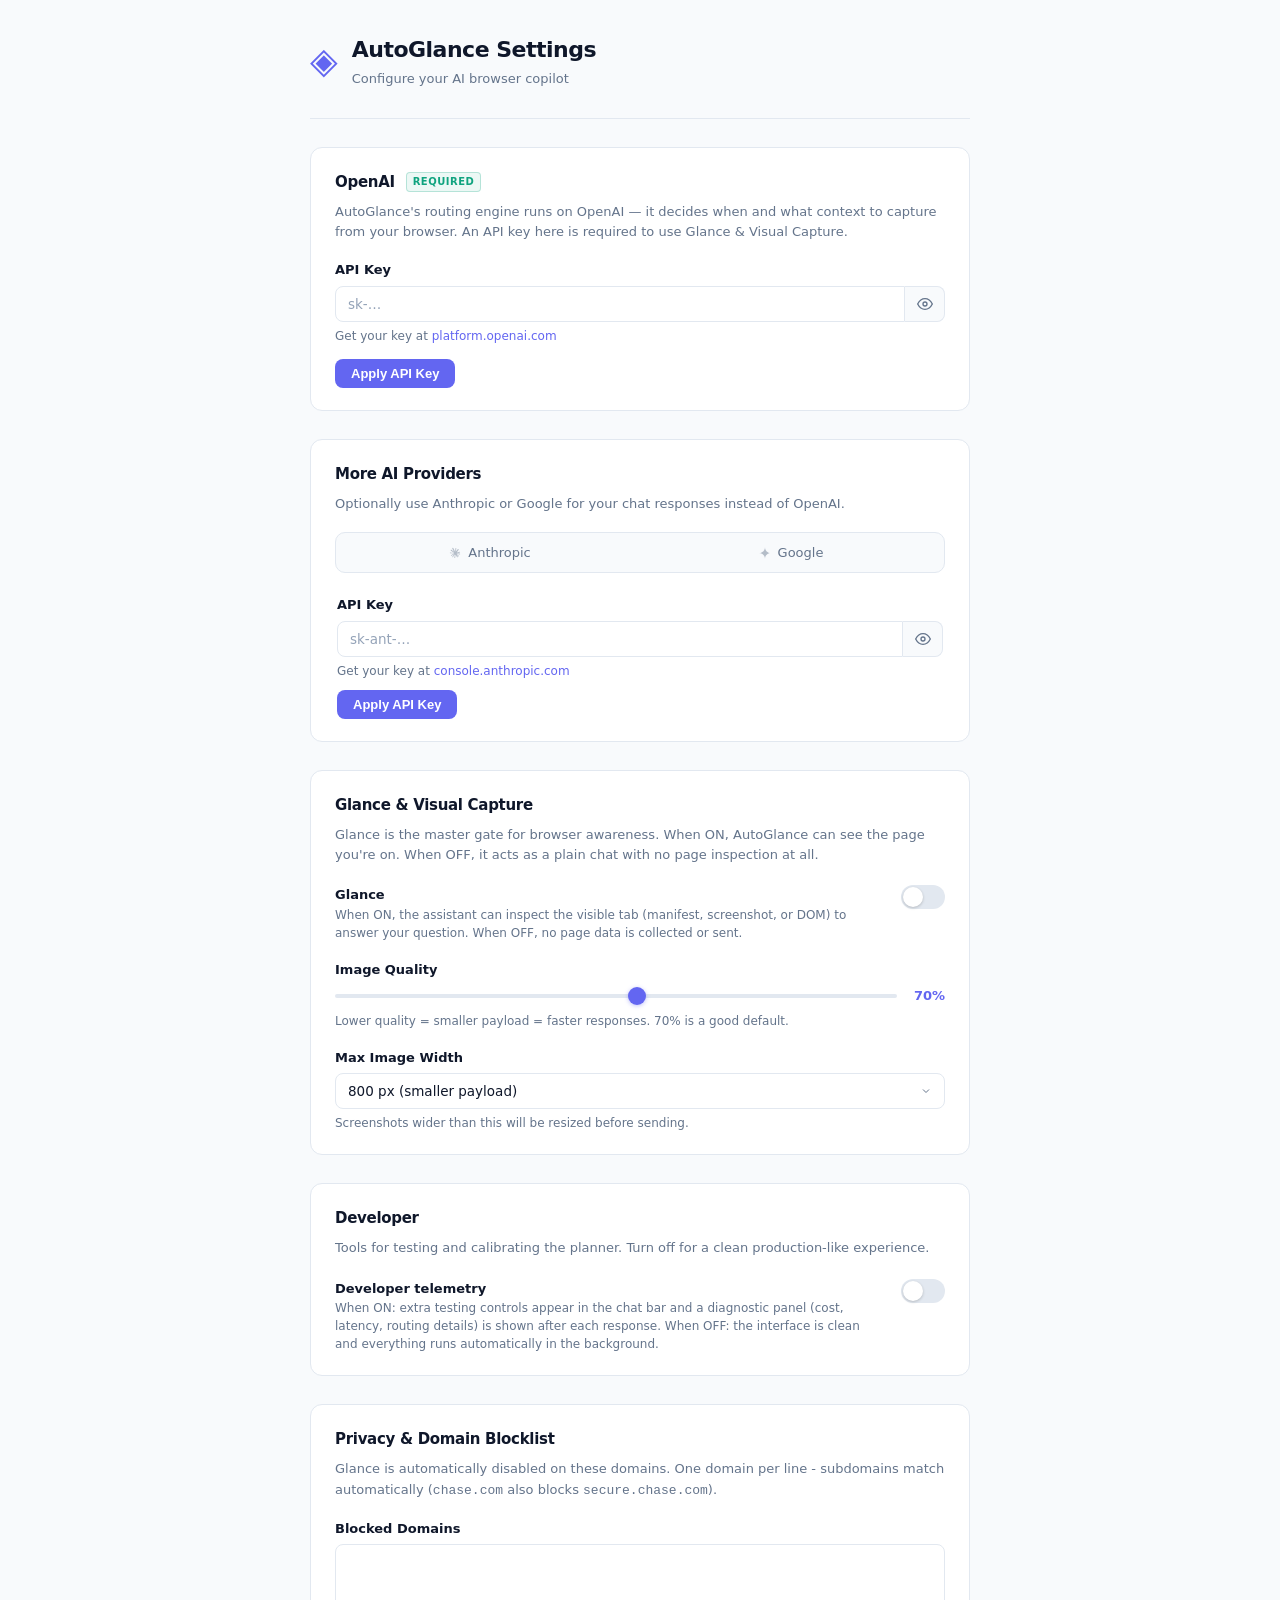
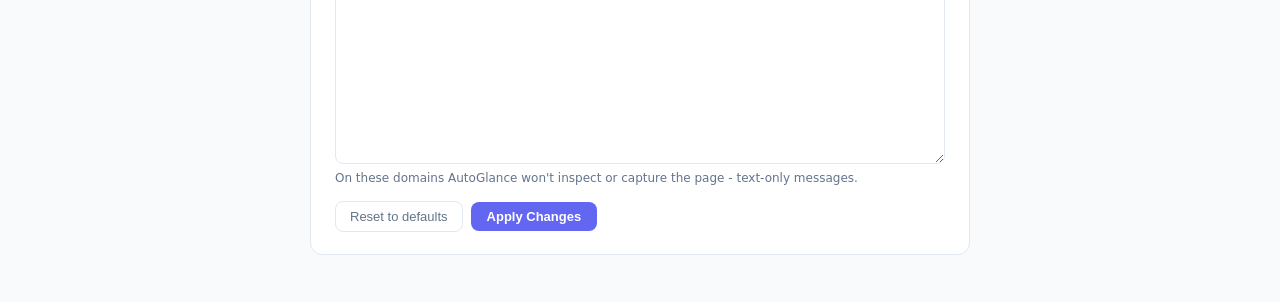
<file: extension/options/options.html>
<!DOCTYPE html>
<html lang="en">
<head>
  <meta charset="UTF-8" />
  <meta name="viewport" content="width=device-width, initial-scale=1.0" />
  <title>AutoGlance Settings</title>
  <link rel="stylesheet" href="options.css" />
</head>
<body>
  <div class="page">
    <header class="page-header">
      <span class="logo-icon">◈</span>
      <div>
        <h1>AutoGlance Settings</h1>
        <p class="subtitle">Configure your AI browser copilot</p>
      </div>
    </header>

    <main class="sections">

      <!-- ── OpenAI (Required) ──────────────────────────────────────────────── -->
      <section class="section">
        <h2 class="section-title">OpenAI <span class="required-badge">Required</span></h2>
        <p class="section-desc">AutoGlance's routing engine runs on OpenAI — it decides when and what context to capture from your browser. An API key here is required to use Glance &amp; Visual Capture.</p>

        <div class="field">
          <label class="label" for="openai-key">API Key</label>
          <div class="input-group">
            <input type="password" id="openai-key" class="input" placeholder="sk-…" autocomplete="off" spellcheck="false" />
            <button type="button" class="input-action-btn toggle-key" data-target="openai-key" title="Show/hide key">
              <svg viewBox="0 0 24 24" fill="none" stroke="currentColor" stroke-width="2" width="16" height="16"><path d="M1 12s4-8 11-8 11 8 11 8-4 8-11 8-11-8-11-8z"/><circle cx="12" cy="12" r="3"/></svg>
            </button>
          </div>
          <p class="field-hint">Get your key at <a href="https://platform.openai.com/api-keys" target="_blank">platform.openai.com</a></p>
        </div>
        <div class="section-actions">
          <button id="apply-openai-key" class="apply-btn">Apply API Key</button>
          <span id="openai-key-status" class="inline-status hidden"></span>
        </div>
      </section>

      <!-- ── More AI Providers ──────────────────────────────────────────────── -->
      <section class="section">
        <h2 class="section-title">More AI Providers</h2>
        <p class="section-desc">Optionally use Anthropic or Google for your chat responses instead of OpenAI.</p>

        <!-- Segmented slider -->
        <div class="provider-slider" role="radiogroup" aria-label="Select provider">
          <div class="slider-pill" id="slider-pill"></div>
          <button class="slider-option" data-provider="anthropic" role="radio" aria-checked="false">
            <svg class="option-icon" viewBox="0 0 512 512" fill="currentColor" aria-hidden="true">
              <path d="M142.27 316.619l73.655-41.326 1.238-3.589-1.238-1.996-3.589-.001-12.31-.759-42.084-1.138-36.498-1.516-35.361-1.896-8.897-1.895-8.34-10.995.859-5.484 7.482-5.03 10.717.935 23.683 1.617 35.537 2.452 25.782 1.517 38.193 3.968h6.064l.86-2.451-2.073-1.517-1.618-1.517-36.776-24.922-39.81-26.338-20.852-15.166-11.273-7.683-5.687-7.204-2.451-15.721 10.237-11.273 13.75.935 3.513.936 13.928 10.716 29.749 23.027 38.848 28.612 5.687 4.727 2.275-1.617.278-1.138-2.553-4.271-21.13-38.193-22.546-38.848-10.035-16.101-2.654-9.655c-.935-3.968-1.617-7.304-1.617-11.374l11.652-15.823 6.445-2.073 15.545 2.073 6.547 5.687 9.655 22.092 15.646 34.78 24.265 47.291 7.103 14.028 3.791 12.992 1.416 3.968 2.449-.001v-2.275l1.997-26.641 3.69-32.707 3.589-42.084 1.239-11.854 5.863-14.206 11.652-7.683 9.099 4.348 7.482 10.716-1.036 6.926-4.449 28.915-8.72 45.294-5.687 30.331h3.313l3.792-3.791 15.342-20.372 25.782-32.227 11.374-12.789 13.27-14.129 8.517-6.724 16.1-.001 11.854 17.617-5.307 18.199-16.581 21.029-13.75 17.819-19.716 26.54-12.309 21.231 1.138 1.694 2.932-.278 44.536-9.479 24.062-4.347 28.714-4.928 12.992 6.066 1.416 6.167-5.106 12.613-30.71 7.583-36.018 7.204-53.636 12.689-.657.48.758.935 24.164 2.275 10.337.556h25.301l47.114 3.514 12.309 8.139 7.381 9.959-1.238 7.583-18.957 9.655-25.579-6.066-59.702-14.205-20.474-5.106-2.83-.001v1.694l17.061 16.682 31.266 28.233 39.152 36.397 1.997 8.999-5.03 7.102-5.307-.758-34.401-25.883-13.27-11.651-30.053-25.302-1.996-.001v2.654l6.926 10.136 36.574 54.975 1.895 16.859-2.653 5.485-9.479 3.311-10.414-1.895-21.408-30.054-22.092-33.844-17.819-30.331-2.173 1.238-10.515 113.261-4.929 5.788-11.374 4.348-9.478-7.204-5.03-11.652 5.03-23.027 6.066-30.052 4.928-23.886 4.449-29.674 2.654-9.858-.177-.657-2.173.278-22.37 30.71-34.021 45.977-26.919 28.815-6.445 2.553-11.173-5.789 1.037-10.337 6.243-9.2 37.257-47.392 22.47-29.371 14.508-16.961-.101-2.451h-.859l-98.954 64.251-17.618 2.275-7.583-7.103.936-11.652 3.589-3.791 29.749-20.474z"/>
            </svg>
            Anthropic
          </button>
          <button class="slider-option" data-provider="gemini" role="radio" aria-checked="false">
            <svg class="option-icon" viewBox="0 0 24 24" fill="currentColor" aria-hidden="true">
              <path d="M12 2C12 7.52 7.52 12 2 12c5.52 0 10 4.48 10 10 0-5.52 4.48-10 10-10-5.52 0-10-4.48-10-10z"/>
            </svg>
            Google
          </button>
        </div>

        <div id="panel-anthropic" class="provider-panel">
          <div class="field">
            <label class="label" for="anthropic-key">API Key</label>
            <div class="input-group">
              <input type="password" id="anthropic-key" class="input" placeholder="sk-ant-…" autocomplete="off" spellcheck="false" />
              <button type="button" class="input-action-btn toggle-key" data-target="anthropic-key" title="Show/hide key">
                <svg viewBox="0 0 24 24" fill="none" stroke="currentColor" stroke-width="2" width="16" height="16"><path d="M1 12s4-8 11-8 11 8 11 8-4 8-11 8-11-8-11-8z"/><circle cx="12" cy="12" r="3"/></svg>
              </button>
            </div>
            <p class="field-hint">Get your key at <a href="https://console.anthropic.com/settings/keys" target="_blank">console.anthropic.com</a></p>
          </div>
          <div class="section-actions">
            <button id="apply-anthropic-key" class="apply-btn">Apply API Key</button>
            <span id="anthropic-key-status" class="inline-status hidden"></span>
          </div>
        </div>

        <div id="panel-gemini" class="provider-panel hidden">
          <div class="field">
            <label class="label" for="gemini-key">API Key</label>
            <div class="input-group">
              <input type="password" id="gemini-key" class="input" placeholder="AIza…" autocomplete="off" spellcheck="false" />
              <button type="button" class="input-action-btn toggle-key" data-target="gemini-key" title="Show/hide key">
                <svg viewBox="0 0 24 24" fill="none" stroke="currentColor" stroke-width="2" width="16" height="16"><path d="M1 12s4-8 11-8 11 8 11 8-4 8-11 8-11-8-11-8z"/><circle cx="12" cy="12" r="3"/></svg>
              </button>
            </div>
            <p class="field-hint">Get your key at <a href="https://aistudio.google.com/apikey" target="_blank">aistudio.google.com</a></p>
          </div>
          <div class="section-actions">
            <button id="apply-gemini-key" class="apply-btn">Apply API Key</button>
            <span id="gemini-key-status" class="inline-status hidden"></span>
          </div>
        </div>
      </section>

      <!-- ── Glance & Visual Capture ── -->
      <section class="section section--lockable" id="section-glance">
        <h2 class="section-title">Glance &amp; Visual Capture</h2>
        <p class="section-desc">Glance is the master gate for browser awareness. When ON, AutoGlance can see the page you're on. When OFF, it acts as a plain chat with no page inspection at all.</p>

        <div class="field">
          <label class="toggle-row">
            <div>
              <span class="label">Glance</span>
              <p class="field-hint">When ON, the assistant can inspect the visible tab (manifest, screenshot, or DOM) to answer your question. When OFF, no page data is collected or sent.</p>
            </div>
            <div class="toggle-wrapper">
              <input type="checkbox" id="glance-enabled" class="toggle-input" />
              <label for="glance-enabled" class="toggle-track"><span class="toggle-thumb"></span></label>
            </div>
          </label>
        </div>

        <div id="glance-settings-body" class="glance-settings-body">
          <div class="field">
            <label for="screenshot-quality" class="label">Image Quality</label>
            <div class="slider-row">
              <input type="range" id="screenshot-quality" class="slider" min="30" max="95" step="5" />
              <span id="quality-value" class="slider-value">70%</span>
            </div>
            <p class="field-hint">Lower quality = smaller payload = faster responses. 70% is a good default.</p>
          </div>

          <div class="field">
            <label for="max-width" class="label">Max Image Width</label>
            <select id="max-width" class="input select">
              <option value="800">800 px (smaller payload)</option>
              <option value="1280">1280 px (recommended)</option>
              <option value="1920">1920 px (full resolution)</option>
            </select>
            <p class="field-hint">Screenshots wider than this will be resized before sending.</p>
          </div>
        </div>

        <!-- Lock overlay — shown when no OpenAI key is present -->
        <div id="glance-lock-overlay" class="glance-lock-overlay hidden" aria-hidden="true">
          <div class="glance-lock-icon">🔑</div>
          <p class="glance-lock-message">An OpenAI API key is required to use Glance &amp; Visual Capture.<br>Enter one in the OpenAI section above.</p>
        </div>
      </section>

      <!-- ── Developer ── -->
      <section class="section section--lockable" id="section-developer">
        <h2 class="section-title">Developer</h2>
        <p class="section-desc">Tools for testing and calibrating the planner. Turn off for a clean production-like experience.</p>

        <div class="field">
          <label class="toggle-row">
            <div>
              <span class="label">Developer telemetry</span>
              <p class="field-hint">When ON: extra testing controls appear in the chat bar and a diagnostic panel (cost, latency, routing details) is shown after each response. When OFF: the interface is clean and everything runs automatically in the background.</p>
            </div>
            <div class="toggle-wrapper">
              <input type="checkbox" id="developer-telemetry" class="toggle-input" />
              <label for="developer-telemetry" class="toggle-track"><span class="toggle-thumb"></span></label>
            </div>
          </label>
        </div>

        <div id="developer-lock-overlay" class="glance-lock-overlay hidden" aria-hidden="true">
          <div class="glance-lock-icon">🔑</div>
          <p class="glance-lock-message">An OpenAI API key is required to access Developer tools.<br>Enter one in the OpenAI section above.</p>
        </div>
      </section>

      <!-- ── Privacy / Blocklist ── -->
      <section class="section">
        <h2 class="section-title">Privacy &amp; Domain Blocklist</h2>
        <p class="section-desc">Glance is automatically disabled on these domains. One domain per line - subdomains match automatically (<code>chase.com</code> also blocks <code>secure.chase.com</code>).</p>

        <div class="field">
          <label for="blocked-domains" class="label">Blocked Domains</label>
          <textarea id="blocked-domains" class="input textarea" rows="10" spellcheck="false"></textarea>
          <p class="field-hint">On these domains AutoGlance won't inspect or capture the page - text-only messages.</p>
        </div>

        <div class="domain-actions">
          <button id="reset-domains" class="secondary-btn">Reset to defaults</button>
          <button id="apply-domains" class="apply-btn">Apply Changes</button>
          <span id="domains-status" class="inline-status hidden"></span>
        </div>
      </section>

    </main>
  </div>

  <script type="module" src="options.js"></script>
</body>
</html>
</file>
<file: extension/options/options.css>
*, *::before, *::after { box-sizing: border-box; margin: 0; padding: 0; }

:root {
  --color-primary:      #6366f1;
  --color-primary-dark: #4f46e5;
  --color-primary-bg:   #eef2ff;
  --color-surface:      #ffffff;
  --color-bg:           #f8fafc;
  --color-border:       #e2e8f0;
  --color-text:         #0f172a;
  --color-text-muted:   #64748b;
  --color-text-faint:   #94a3b8;
  --color-danger:       #ef4444;
  --color-success:      #10b981;

  /* Provider accent colors */
  --color-anthropic: #E8784D;
  --color-openai:    #10a37f;
  --color-gemini:    #1a73e8;

  --font: -apple-system, BlinkMacSystemFont, 'Segoe UI', system-ui, sans-serif;
  --mono: 'Fira Code', Consolas, monospace;
}

body {
  font-family: var(--font);
  font-size: 14px;
  line-height: 1.6;
  color: var(--color-text);
  background: var(--color-bg);
  min-height: 100vh;
}

.page {
  max-width: 700px;
  margin: 0 auto;
  padding: 0 20px 48px;
}

/* ── Header ── */
.page-header {
  display: flex;
  align-items: center;
  gap: 14px;
  padding: 32px 0 28px;
  border-bottom: 1px solid var(--color-border);
  margin-bottom: 28px;
}

.logo-icon {
  font-size: 36px;
  color: var(--color-primary);
  flex-shrink: 0;
}

.page-header h1 {
  font-size: 22px;
  font-weight: 700;
  letter-spacing: -0.5px;
}

.subtitle {
  font-size: 13px;
  color: var(--color-text-muted);
  margin-top: 2px;
}

/* ── Sections ── */
.sections {
  display: flex;
  flex-direction: column;
  gap: 28px;
}

.section {
  background: var(--color-surface);
  border: 1px solid var(--color-border);
  border-radius: 12px;
  padding: 22px 24px;
  display: flex;
  flex-direction: column;
  gap: 18px;
}

.section-title {
  font-size: 15px;
  font-weight: 700;
  color: var(--color-text);
  letter-spacing: -0.3px;
}

.section-desc {
  font-size: 13px;
  color: var(--color-text-muted);
  line-height: 1.55;
  margin-top: -10px;
}

/* ── Provider Segmented Slider ── */
.provider-slider {
  position: relative;
  display: flex;
  background: var(--color-bg);
  border: 1.5px solid var(--color-border);
  border-radius: 10px;
  padding: 4px;
  gap: 2px;
}

/* Animated sliding pill that sits behind the active option */
.slider-pill {
  position: absolute;
  top: 4px;
  bottom: 4px;
  border-radius: 7px;
  background: var(--color-surface);
  box-shadow: 0 1px 4px rgba(0,0,0,.10);
  transition: left 0.22s cubic-bezier(.4,0,.2,1), width 0.22s cubic-bezier(.4,0,.2,1);
  pointer-events: none;
  z-index: 0;
}

.slider-option {
  position: relative;
  z-index: 1;
  flex: 1;
  display: flex;
  align-items: center;
  justify-content: center;
  gap: 6px;
  padding: 8px 10px;
  font-family: var(--font);
  font-size: 13px;
  font-weight: 500;
  color: var(--color-text-muted);
  background: transparent;
  border: none;
  border-radius: 7px;
  cursor: pointer;
  transition: color 0.15s;
  white-space: nowrap;
}

.slider-option:hover { color: var(--color-text); }

.slider-option.active {
  font-weight: 600;
  color: var(--color-text);
}

.slider-option[data-provider="anthropic"].active { color: var(--color-anthropic); }
.slider-option[data-provider="openai"].active    { color: var(--color-openai); }
.slider-option[data-provider="gemini"].active    { color: var(--color-gemini); }

/* Provider logo icon */
.option-icon {
  width: 14px;
  height: 14px;
  flex-shrink: 0;
  opacity: 0.45;
  transition: opacity 0.15s;
}

.slider-option.active .option-icon { opacity: 1; }

/* Provider setting panels */
.provider-panel {
  display: flex;
  flex-direction: column;
  gap: 14px;
  padding: 4px 2px 0;
}

.provider-panel.hidden { display: none; }

/* ── Fields ── */
.field {
  display: flex;
  flex-direction: column;
  gap: 5px;
}

.label {
  font-size: 13px;
  font-weight: 600;
  color: var(--color-text);
}

.required { color: var(--color-danger); }

.field-hint {
  font-size: 12px;
  color: var(--color-text-muted);
  line-height: 1.5;
}

.field-hint a {
  color: var(--color-primary);
  text-decoration: none;
}

.field-hint a:hover { text-decoration: underline; }

.field-hint code {
  font-family: var(--mono);
  font-size: 11.5px;
  background: var(--color-bg);
  padding: 1px 5px;
  border-radius: 4px;
  border: 1px solid var(--color-border);
}

/* ── Inputs ── */
.input {
  width: 100%;
  padding: 9px 12px;
  font-family: var(--font);
  font-size: 13.5px;
  color: var(--color-text);
  background: var(--color-surface);
  border: 1.5px solid var(--color-border);
  border-radius: 8px;
  outline: none;
  transition: border-color 0.15s, box-shadow 0.15s;
}

.input:focus {
  border-color: var(--color-primary);
  box-shadow: 0 0 0 3px rgba(99,102,241,.12);
}

.input::placeholder { color: var(--color-text-faint); }

.select {
  appearance: none;
  background-image: url("data:image/svg+xml,%3Csvg xmlns='http://www.w3.org/2000/svg' width='12' height='12' viewBox='0 0 24 24' fill='none' stroke='%2364748b' stroke-width='2'%3E%3Cpolyline points='6 9 12 15 18 9'/%3E%3C/svg%3E");
  background-repeat: no-repeat;
  background-position: right 12px center;
  padding-right: 36px;
  cursor: pointer;
}

.textarea {
  resize: vertical;
  min-height: 160px;
  font-family: var(--mono);
  font-size: 12.5px;
  line-height: 1.6;
}

/* Input with action button */
.input-group {
  display: flex;
}

.input-group .input {
  border-radius: 8px 0 0 8px;
  flex: 1;
}

.input-action-btn {
  display: flex;
  align-items: center;
  justify-content: center;
  width: 40px;
  background: var(--color-bg);
  border: 1.5px solid var(--color-border);
  border-left: none;
  border-radius: 0 8px 8px 0;
  cursor: pointer;
  color: var(--color-text-muted);
  transition: background 0.15s, color 0.15s;
}

.input-action-btn:hover {
  background: var(--color-primary-bg);
  color: var(--color-primary);
}

/* ── Toggle Switch ── */
.toggle-row {
  display: flex;
  align-items: flex-start;
  justify-content: space-between;
  gap: 16px;
  cursor: default;
}

.toggle-wrapper { flex-shrink: 0; position: relative; margin-top: 2px; }

.toggle-input { position: absolute; opacity: 0; width: 0; height: 0; }

.toggle-track {
  display: flex;
  align-items: center;
  width: 44px;
  height: 24px;
  background: var(--color-border);
  border-radius: 12px;
  padding: 2px;
  cursor: pointer;
  transition: background 0.2s;
}

.toggle-input:checked + .toggle-track { background: var(--color-primary); }

.toggle-thumb {
  width: 20px;
  height: 20px;
  background: #fff;
  border-radius: 50%;
  box-shadow: 0 1px 3px rgba(0,0,0,.2);
  transition: transform 0.2s;
}

.toggle-input:checked + .toggle-track .toggle-thumb { transform: translateX(20px); }

/* ── Slider ── */
.slider-row { display: flex; align-items: center; gap: 12px; }

.slider {
  flex: 1;
  -webkit-appearance: none;
  height: 4px;
  border-radius: 2px;
  background: var(--color-border);
  outline: none;
  cursor: pointer;
}

.slider::-webkit-slider-thumb {
  -webkit-appearance: none;
  width: 18px;
  height: 18px;
  border-radius: 50%;
  background: var(--color-primary);
  cursor: pointer;
  box-shadow: 0 1px 4px rgba(99,102,241,.4);
}

.slider-value {
  font-size: 13px;
  font-weight: 600;
  color: var(--color-primary);
  min-width: 36px;
  text-align: right;
}

/* ── Glance-dependent fields (greyed when toggle is off) ── */
.glance-settings-body {
  display: flex;
  flex-direction: column;
  gap: 18px;
  transition: opacity 0.2s;
}

.glance-settings-body.disabled {
  opacity: 0.4;
  pointer-events: none;
}

/* ── Required badge (section title) ── */
.required-badge {
  display: inline-block;
  font-size: 10px;
  font-weight: 600;
  letter-spacing: 0.5px;
  text-transform: uppercase;
  color: var(--color-openai);
  background: rgba(16, 163, 127, 0.08);
  border: 1px solid rgba(16, 163, 127, 0.25);
  border-radius: 4px;
  padding: 1px 6px;
  vertical-align: middle;
  margin-left: 6px;
  line-height: 1.6;
}

/* ── Panel note (OpenAI slot in AI Provider slider) ── */
.panel-note {
  font-size: 12.5px;
  color: var(--color-text-muted);
  background: var(--color-bg);
  border: 1px solid var(--color-border);
  border-radius: 8px;
  padding: 10px 14px;
  line-height: 1.5;
}

/* ── Glance lock overlay ── */
.section--lockable {
  position: relative;
}

.glance-lock-overlay {
  position: absolute;
  inset: 0;
  background: rgba(248, 250, 252, 0.9);
  backdrop-filter: blur(2px);
  border-radius: 12px;
  display: flex;
  flex-direction: column;
  align-items: center;
  justify-content: center;
  gap: 10px;
  z-index: 10;
  padding: 24px;
  text-align: center;
}

.glance-lock-overlay.hidden { display: none; }

.glance-lock-icon {
  font-size: 26px;
  opacity: 0.6;
}

.glance-lock-message {
  font-size: 13px;
  font-weight: 500;
  color: var(--color-text-muted);
  max-width: 280px;
  line-height: 1.6;
}

/* ── Section-level actions (Apply buttons + inline status) ── */
.section-actions {
  display: flex;
  align-items: center;
  gap: 10px;
  margin-top: -4px;
}

.apply-btn {
  padding: 7px 16px;
  font-size: 13px;
  font-weight: 600;
  background: var(--color-primary);
  color: #fff;
  border: none;
  border-radius: 8px;
  cursor: pointer;
  transition: background 0.15s, transform 0.1s, opacity 0.15s;
  flex-shrink: 0;
}

.apply-btn:hover   { background: var(--color-primary-dark); }
.apply-btn:active  { transform: scale(0.97); }
.apply-btn:disabled { opacity: 0.5; cursor: not-allowed; }

.inline-status {
  font-size: 12.5px;
  font-weight: 500;
  padding: 4px 10px;
  border-radius: 6px;
}

.inline-status.success { background: #ecfdf5; color: #065f46; }
.inline-status.error   { background: #fef2f2; color: #991b1b; }
.inline-status.loading { background: var(--color-bg); color: var(--color-text-muted); }
.inline-status.hidden  { display: none; }

/* ── Misc ── */
.domain-actions { display: flex; align-items: center; gap: 8px; margin-top: -4px; flex-wrap: wrap; }

.secondary-btn {
  padding: 7px 14px;
  font-size: 13px;
  font-weight: 500;
  background: var(--color-surface);
  border: 1.5px solid var(--color-border);
  border-radius: 8px;
  cursor: pointer;
  color: var(--color-text-muted);
  transition: border-color 0.15s, color 0.15s;
}

.secondary-btn:hover { border-color: var(--color-primary); color: var(--color-primary); }
</file>
